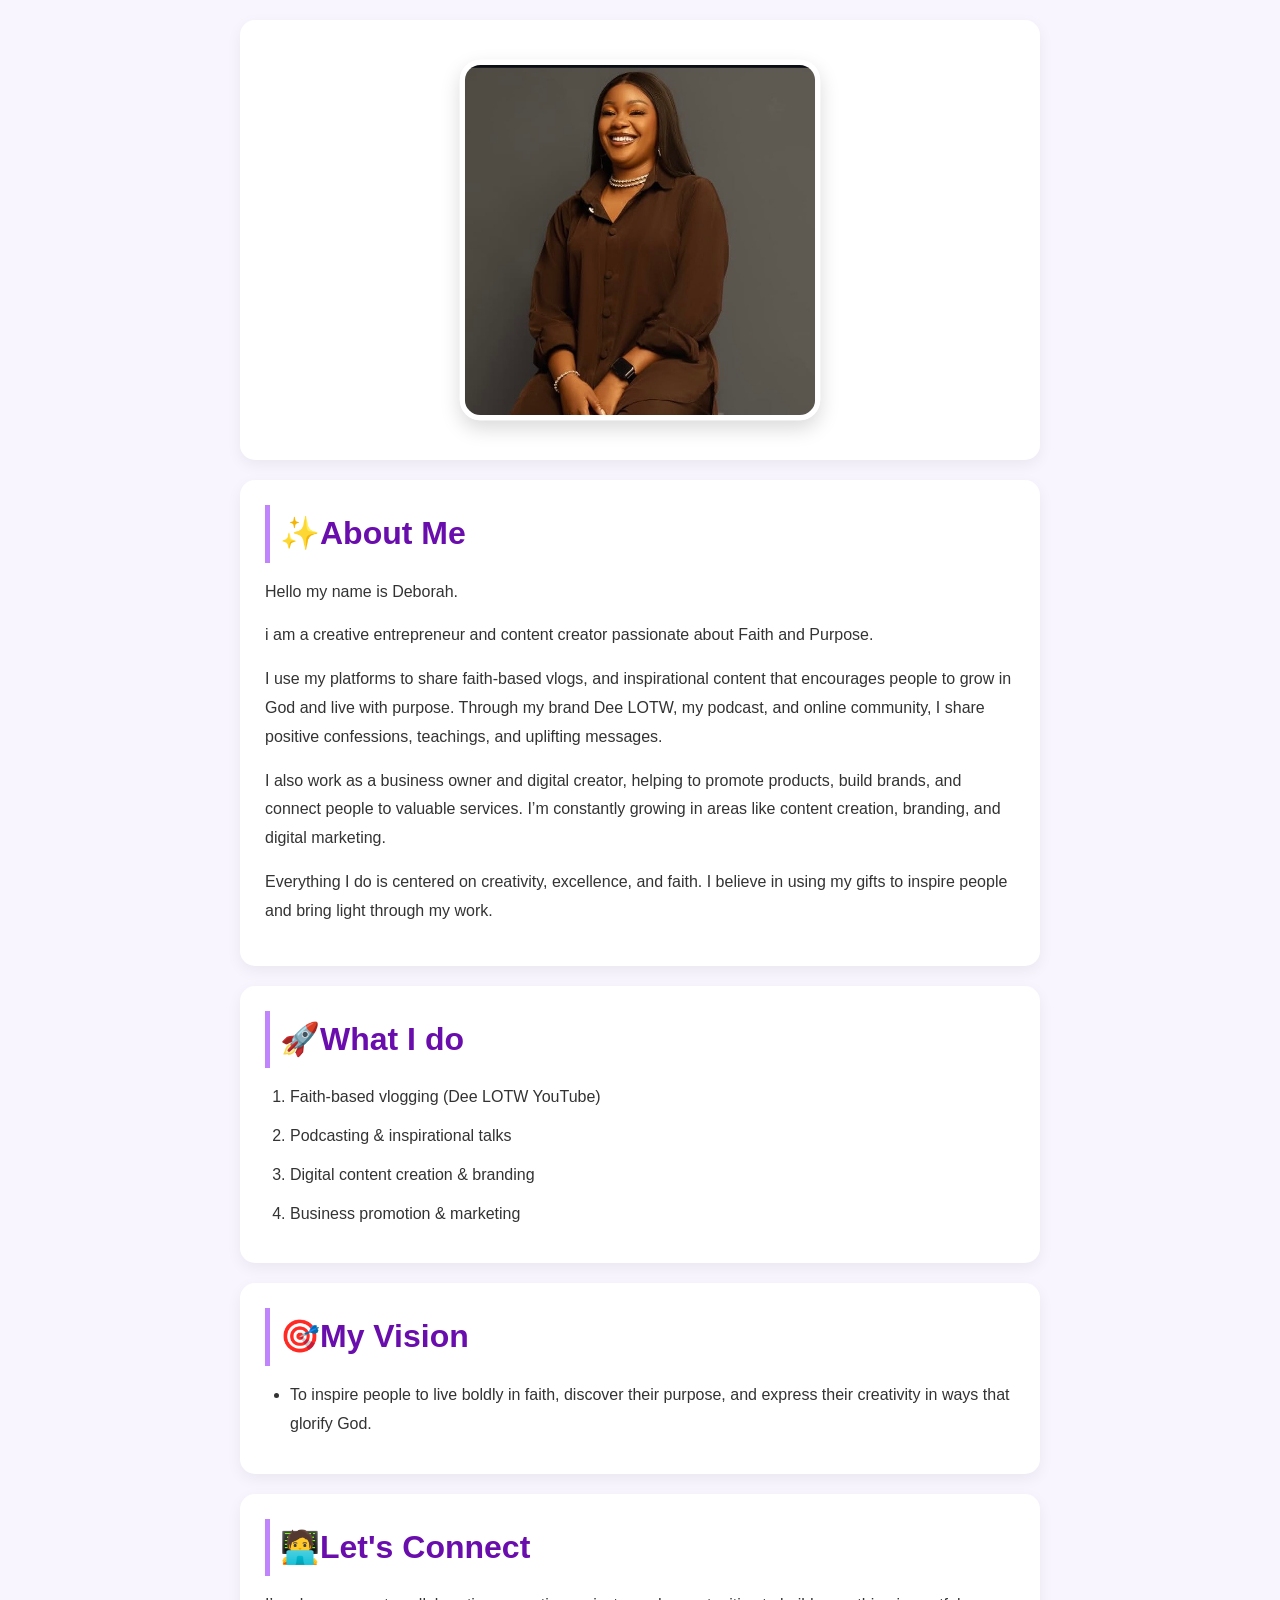
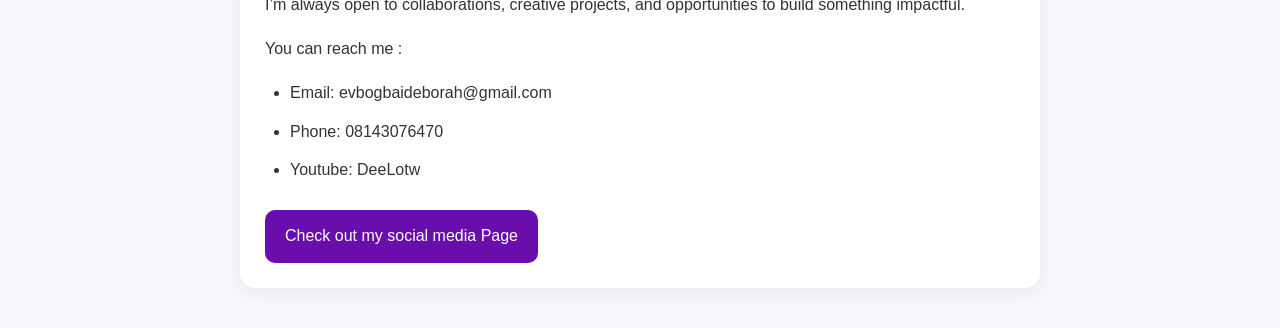
<file: index.html>
<!DOCTYPE html>
<html lang="en">
<head>
    <meta charset="UTF-8">
    <meta name="viewport" content="width=device-width, initial-scale=1.0">
    <title>Deborah's Website</title>

     <link rel="stylesheet" href="styles/deborah.css"/>
</head>

<body>
    <!-- My picture -->
     <section>
      <div class="picture">
        <img src="DEBORAH AHAEGBEHI EVBOGBAI.jpeg" alt="Deborah" class="profile-pic"/>

     </section>

  <!--About Me section-->
    <section>

    <h1>✨About Me</h1> 
    <p>Hello my name is Deborah.</p>
    <p>i am a creative entrepreneur and content creator passionate about Faith and Purpose.</p>
    <p>  I use my platforms to share faith-based vlogs, and inspirational content that encourages people to grow in God and live with purpose. Through my brand Dee LOTW, my podcast, and online community, I share positive confessions, teachings, and uplifting messages.</p>
    <p>  I also work as a business owner and digital creator, helping to promote products, build brands, and connect people to valuable services. I’m constantly growing in areas like content creation, branding, and digital marketing.</p>
    <p>Everything I do is centered on creativity, excellence, and faith. I believe in using my gifts to inspire people and bring light through my work.</p>
    </section>

    <!--What I do section-->

    <section>
        <h1>🚀What I do</h1>
        <ol>
            <li>Faith-based vlogging (Dee LOTW YouTube)</li>
            <li>Podcasting & inspirational talks</li>
            <li>Digital content creation & branding</li>
            <li>Business promotion & marketing</li>
        </ol>
    </section>

    <!--My Vision section-->
    <section>
        <h1>🎯My Vision</h1>
        <ul>
            <li> To inspire people to live boldly in faith, discover their purpose, and express their creativity in ways that glorify God.</li>
        </ul>
        </section>

    <!--Let's Connect section-->    
    <section>
        <h1>🧑‍💻Let's Connect </h1>
      <p>  I’m always open to collaborations, creative projects, and opportunities to build something impactful.</p>  
      <p>You can reach me :</p>
      <ul>
        <li>Email: evbogbaideborah@gmail.com</li>
        <li>Phone: 08143076470</li>
        <li>Youtube: DeeLotw</li>
      </ul>
      <a href="social.html">Check out my social media Page</a>
      <!-- <a href="recipe.html">Link to recipe page</a> -->
    </section>

  
</body>

</html>
</file>
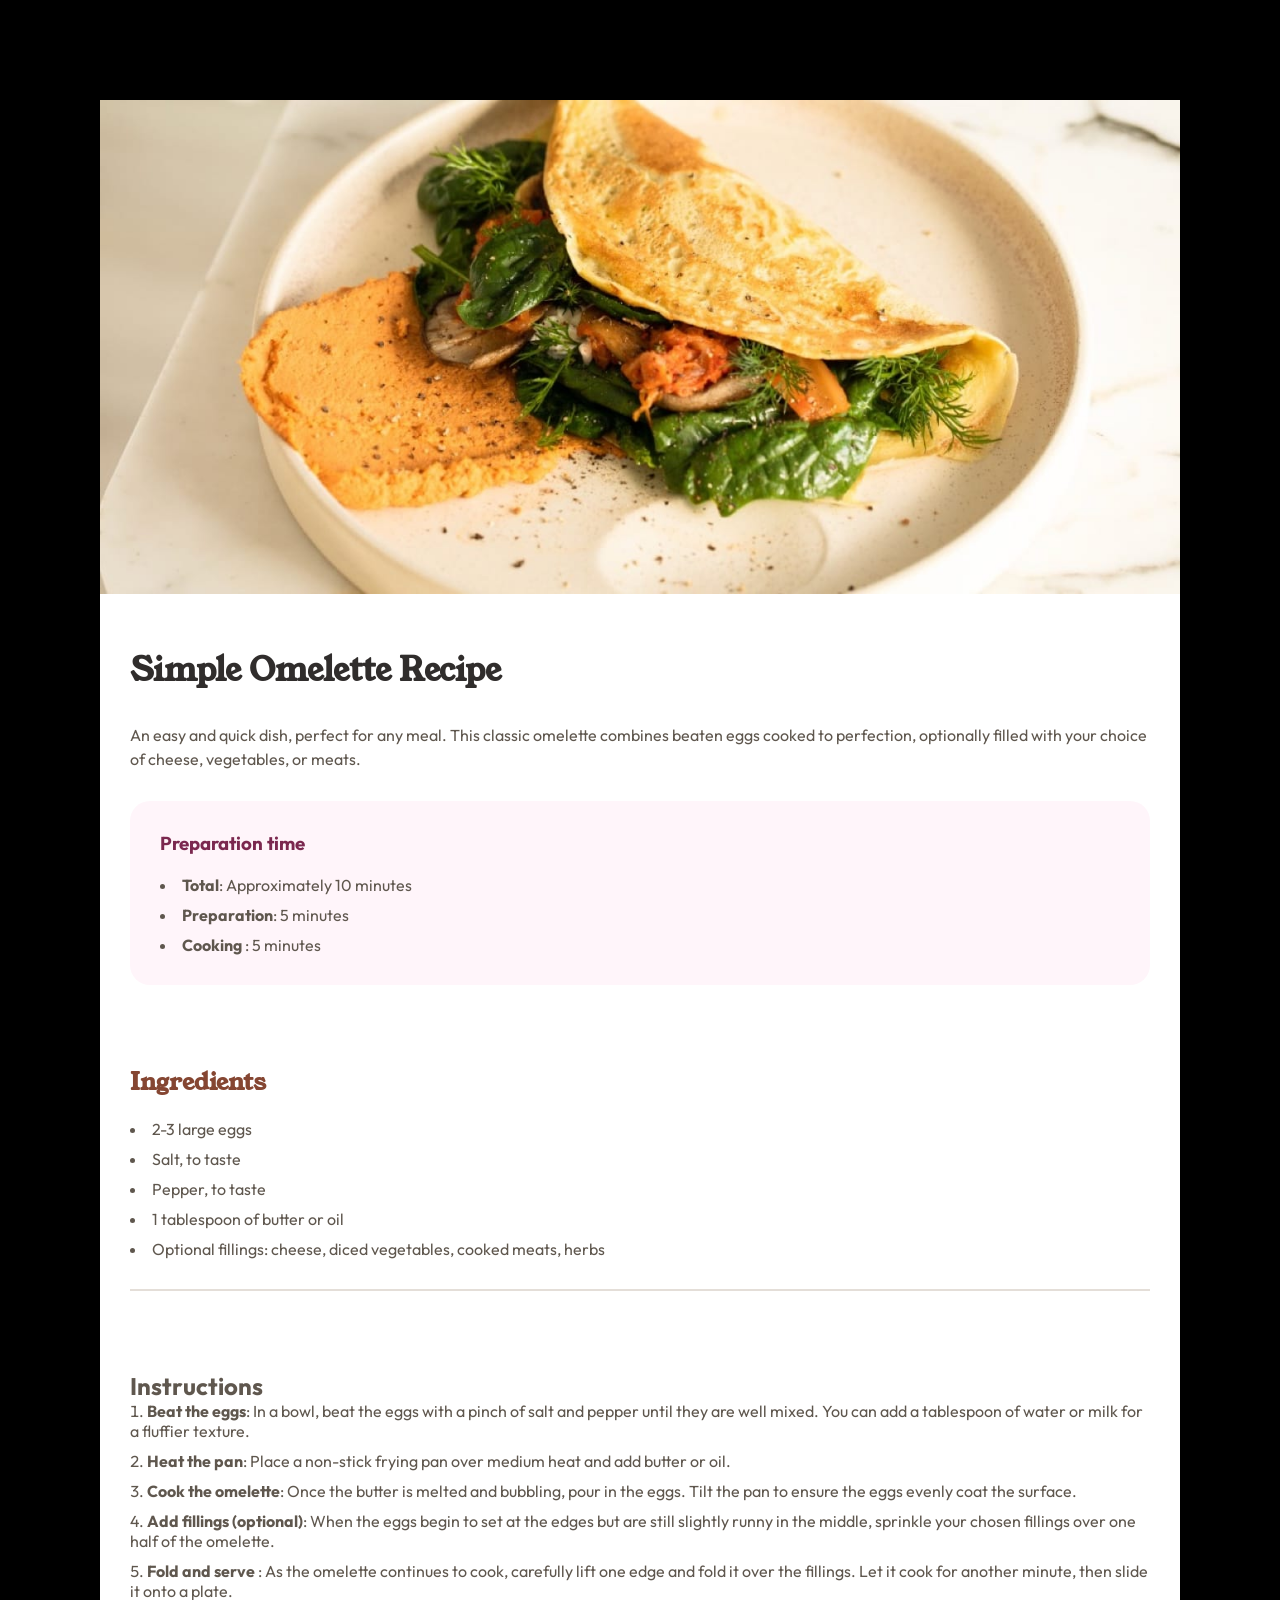
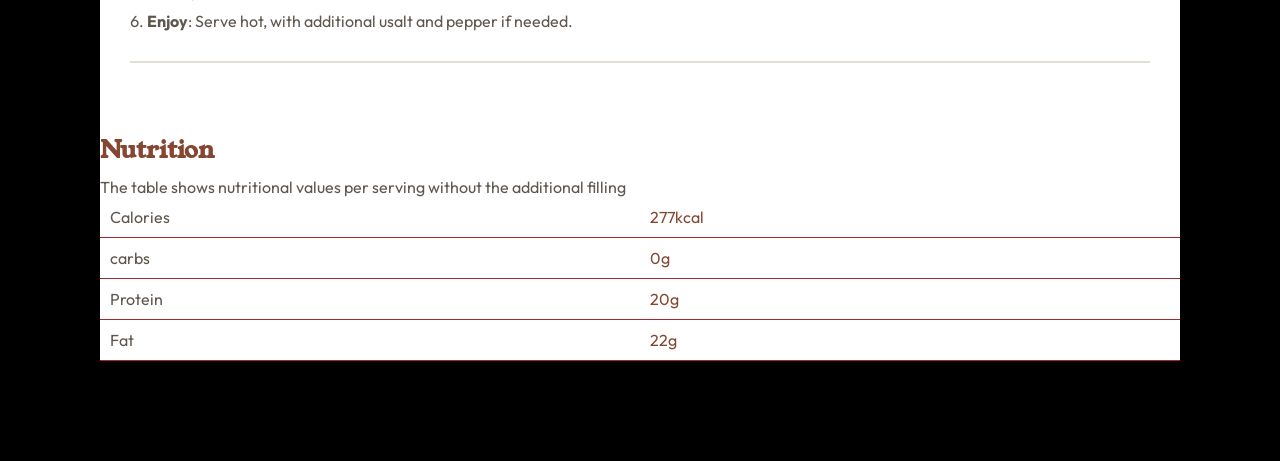
<file: recipe.html>
<!DOCTYPE html>
<html lang="en">

<head>
    <meta charset="UTF-8">
    <meta name="viewport" content="width=device-width, initial-scale=1.0">
    <title>Recipe</title>

    <link rel="stylesheet" href="styles/recipe.css" />
    <link rel="preconnect" href="https://fonts.googleapis.com">
<link rel="preconnect" href="https://fonts.gstatic.com" crossorigin>
<link href="https://fonts.googleapis.com/css2?family=Outfit:wght@100..900&family=Young+Serif&display=swap" rel="stylesheet">
</head>

<body>
    <div class="card">
        <!-- Image section -->
        <div class="picture">
            <img src="image-omelette.jpeg"/>
        </div>

        <!-- Main section -->
         <div class="main">
            <h1>Simple Omelette Recipe</h1>
            <p>An easy and quick dish, perfect for any meal. This classic omelette combines beaten eggs cooked to perfection, optionally filled with your choice of cheese, vegetables, or meats.</p>

            <div>
                <h3>Preparation time</h3>
                <ul class="subsection">
                    <li><span class="method">Total</span>: Approximately 10 minutes</li>
                    <li><span class="method">Preparation</span>: 5 minutes</li>
                    <li><span class="method">Cooking</span> : 5 minutes</li>
                </ul>
            </div>
         </div>

         <!-- Ingredients' section -->
          <div class="section">
            <h2 class="heading">Ingredients</h2>
            <ul>
                <li>2-3 large eggs</li>
                <li>Salt, to taste</li>
                <li>Pepper, to taste</li>
                <li>1 tablespoon of butter or oil</li>
                <li>Optional fillings: cheese, diced vegetables, cooked meats, herbs</li>
            </ul>
          </div>

          <!-- Instructions' section -->
           <div class="section">
            <h2>Instructions</h2>
            <ol>
                <li><span class="method">Beat the eggs</span>: In a bowl, beat the eggs with a pinch of salt and pepper until they are well mixed. You can add a tablespoon of water or milk for a fluffier texture.</li>
                <li><span class="method">Heat the pan</span>: Place a non-stick frying pan over medium heat and add butter or oil.</li>
                <li><span class="method">Cook the omelette</span>: Once the butter is melted and bubbling, pour in the eggs. Tilt the pan to ensure the eggs evenly coat the surface.</li>
                <li><span class="method">Add fillings (optional)</span>: When the eggs begin to set at the edges but are still slightly runny in the middle, sprinkle your chosen fillings over one half of the omelette.</li>
                <li><span class="method">Fold and serve</span> : As the omelette continues to cook, carefully lift one edge and fold it over the fillings. Let it cook for another minute, then slide it onto a plate.</li>
                <li><span class="method">Enjoy</span>: Serve hot, with additional usalt and pepper if needed. </li>
            </ol>
           </div>
           <!-- Nutrition section -->
            <div></div>
          <!-- Nutrition section -->
            <div class="nutrition">
                <h2 class="subheading">Nutrition</h2>
                <p>The table shows nutritional values per serving without the additional filling</p>
                  <table>
                    <tr>
                        <td>Calories</td>
                        <td class="color">277kcal</td>
                    </tr>
                    <tr>
                    <td>carbs</td>
                    
                    
                    <td class="color">0g</td>
                    </tr>
                    <tr>
                        <td>Protein</td>
                        <td class="color">20g</td>
                    </tr>
                    <tr>
                        <td>Fat</td>
                        <td class="color">22g</td>
                    </tr>
                  </table>

    
    </div>
</body>

</html>
</file>
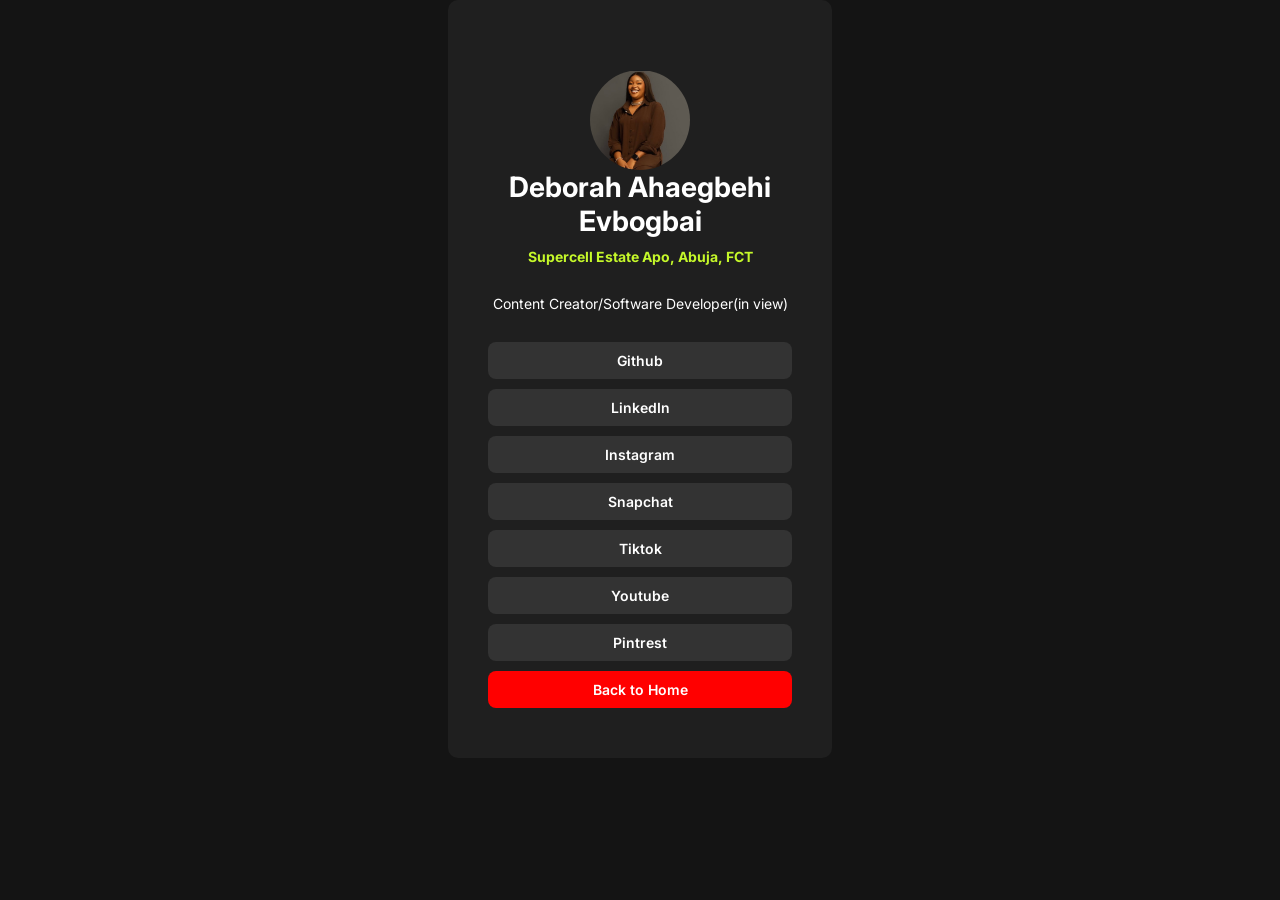
<file: social.html>
<!DOCTYPE html>
<html lang="en">
<head><link rel="preconnect" href="https://fonts.googleapis.com">
<link rel="preconnect" href="https://fonts.gstatic.com" crossorigin>
<link href="https://fonts.googleapis.com/css2?family=Inter:ital,opsz,wght@0,14..32,100..900;1,14..32,100..900&display=swap" rel="stylesheet">
    <meta charset="UTF-8">
    <meta name="viewport" content="width=device-width, initial-scale=1.0">
    <title>Deborah's Social Media Page</title>
    <link rel="stylesheet" href="styles/social.css"/>
</head>
<body>
    <div class="card">
        <div class="avatar">
           <img src="DEBORAH AHAEGBEHI EVBOGBAI.jpeg" /> 
        </div>

        <h1 class="name">Deborah Ahaegbehi Evbogbai</h1>
        <h4 class="location">Supercell Estate Apo, Abuja, FCT</h4>

        <p class="bio">Content Creator/Software Developer(in view)</p>

        <!-- Social media handles-->

        <section class="sm">
           <a href="https://github.com/Deelightoftheworld">Github</a>
           <a href="https://www.linkedin.com/in/evbogbaideborah/?lipi=urn%3Ali%3Apage%3Ad_flagship3_feed%3BbRDDDqD5QoO%2BYSZlh1UvTw%3D%3D">LinkedIn</a>
           <a href="https://www.instagram.com/dee_lotw?igsh=Z2Z6bmRyNDB4Y2R2&utm_source=qr">Instagram</a>
           <a href="https://www.snapchat.com/add/shantelhaddasa9?share_id=tVASci0MSKiZY9seCED2Yg&locale=en_US">Snapchat</a>
           <a href="www.tiktok.com/@deelotw">Tiktok</a>
           <a href="https://youtube.com/@dee-lotw?si=s-uYhC_Axb6INY16">Youtube</a>
           <a href="https://pin.it/2ElnETAWk">Pintrest</a>
           
           <a href="index.html"class="back">Back to Home</a>
        
        </section>

    </div>
</body>
</html>

<!-- Position -->
 <!-- Typography -->
  <!-- Spacing -->
   <!-- -->
</file>
<file: styles/deborah.css>
* {
    margin: 0;
    padding: 0;
    box-sizing: border-box;
}

body {
    font-family: Arial, Helvetica, sans-serif;
    background: #f8f5ff;
    color: #333;
    line-height: 1.8;
    display: flex;
    flex-direction: column;
    align-items: center;
    padding: 20px;
}


.profile-pic {
    width: 100%;
    max-width: 350px;
    height: auto;
    display: flex;
    margin: 20px auto;
    border-radius: 20px;
    object-fit: cover;
    border: 5px solid white;
    box-shadow: 0 8px 20px rgba(0, 0, 0, 0.15);
    transition: transform 0.3s ease;
}

.profile-pic{
    transform: scale(1.03);
}

section {
    background: white;
    padding: 25px;
    margin-bottom: 20px;
    border-radius: 15px;
    box-shadow: 0 5px 15px rgba(0, 0, 0, 0.06);
    width: 100%;
    max-width: 800px;

}

section:hover {
    transform: translateY(-5px);
}

h1 {
    color: #6a0dad;
    font-size: 2rem;
    margin-bottom: 15px;
    border-left: 5px solid #c084fc;
    padding-left: 10px;
}

p{
    font-size: 1rem;
    margin-bottom: 15px;
}

ol, ul {
    padding-left: 25px;
}

li {
    margin-bottom: 10px;
    font-size: 1rem;
}

a {
    display: inline-block;
    margin-top: 15px;
    margin-right: 10px;
    text-decoration: none;
    background: #6a0dad;
    color: white;
    padding: 12px 20px;
    border-radius: 10px;
    transition: 0.3s ease;
}

a:hover {
    background-color:#8e44ec;
}



/* MOBILE RESPONSIVENESS */

@media (max-width: 768px) {
  

 body {
    padding: 15px;
 }

 section {
    padding: 18px;
 }

 h1 {
    font-size: 22px;
 }

 p, 
 li {
    font-size: 15px;
 }

 .picture img {
    width: 160px;
 }

 a {
    display: block;
    width: 100%;
    text-align: center;
    margin-right: 0;
 }
}
</file>
<file: styles/recipe.css>
* {
    margin: 0;
    padding: 0;
    box-sizing: border-box;
}

html {
    font-size: 16px;
}

:root{
    /* Color vairables */
--white: hsl(0, 0%, 100%);
--stone-100: hsl(30, 54%, 90%);
--stone-150: hsl(30, 18%, 87%);
--stone-600: hsl(30, 10%, 34%);
--stone-900: hsl(24, 5%, 18%);
--brown-800: hsl(14, 45%, 36%);
--rose-800: hsl(332, 51%, 32%);
--rose-50: hsl(330, 100%, 98%);

   /* Fontweight vairables */
   --young: 400;
   --medium: 600;
   --bold: 700;

   /* Fontfamily vairables */
   --young: "Young Serif", serif;
   --outfit: "Outfit", sans-serif;


}

img{
    width: 100%;
    object-fit: cover;

}

body {
    padding: 100px;
    background-color: black;
    font-family: var(--outfit);
    font-size: 1rem;
    color: var(--stone-600);
}


h1 {
      font-family: var(--young);
      color: var(--stone-900);
}

ol ,
ul {
    list-style-position: inside;
    display: flex;
    flex-direction: column;
    gap: 10px;
    
}

ol li,
ul li {
    
}



.card {
    width: 750px;
    background-color: var(--white);
    margin-inline: auto;
    padding: 50px;
    border-radius: 20px;
    display: flex;
    flex-direction: column;
    gap: 20px;
}

.picture {
    border-radius: 10px;
    overflow: hidden;
}

.main {
    display: flex;
    flex-direction: column;
    gap: 30px;
}

.main h3 {
    color: var(--rose-800);
    margin-bottom: 20px;
}


.main p {
    line-height: 1.5;
    
}

.main div {
    background-color: var(--rose-50);
    padding: 30px;
    border-radius: 20px; 
}


.heading {
    font-family: var(--young);
    color: var(--brown-800);
    margin-bottom: 20px;
}

.method {
    font-weight: var(--bold);

}

.section {
    border-bottom: 2px solid var(--stone-150);
    padding-bottom: 30px;
}


/* Mobile styles */
@media screen and (max-width : 500px) {
    body {
        padding: 0;
    }

}

.card {
    width: 100%;
    border-radius: 0;
    padding: 0;

}

.picture {
    border-radius: 0;
}

.section, .main {
    margin: 30px;
    
}




































.nutrition td {
    width: 50%;
      /* border: 1px solid black; */
    padding: 10px;
     
}

table {
    width: 100%;
    border-collapse: collapse;
}

.subheading {
    font-family: var(--young);
    color: var(--brown-800);
    margin-bottom: 10px;
}
.color {
   color: var(--brown-800);  
}
 .nutrition tr {
   border-bottom: 1px solid brown;
}
</file>
<file: styles/social.css>
/* a {
    color: purple;
    font-size: 32px;
} */

/* Order of priority 
ID - first
Class - second
tagname - last
*/



* {
    margin: 0;
    padding: 0;
    box-sizing:  border-box;
}

body{
   font-size: 14px;
   font-family: "inter", sans-serif;
   background-color: hsl(0, 0%, 8%);

}


img {
    width: 100%;
    object-fit: cover;
}



.card {
    background-color: hsl(0, 0%, 12%);
    width: 30%;
    padding: 40px;
    border-radius: 10px;
    margin: auto;



}

.avatar {
    width: 100px;
    height: 100px;
    border-radius: 50%;
    overflow: hidden;
    margin-inline: auto;
    margin-top: 30px;

}

.name { 
    color: hsl(0, 0%, 100%);
    font-weight: 700;
    text-align: center;
    margin-bottom: 10px;
    
}

.location {
    color: hsl(75, 94%, 57%);
    text-align: center;
    margin-bottom: 30px;
}

.bio {
    color: hsl(0, 0%, 100%);
    text-align: center;

}

.sm{
    margin-top: 30px;
}

a {
    color: hsl(0, 0%, 100%);
    text-decoration: none;
    font-weight: 600;
    display: block;
    background-color: hsl(0, 0%, 20%);
    margin-bottom: 10px;
    padding: 10px;
    text-align: center;
    border-radius: 8px;

}

a:hover {
    background-color:  hsl(75, 94%, 57%);
    color: hsl(0, 0%, 20%); 
}

.back{
    background-color: red;
}

.back:hover {
    background-color: red;
    color: white;
}
</file>
